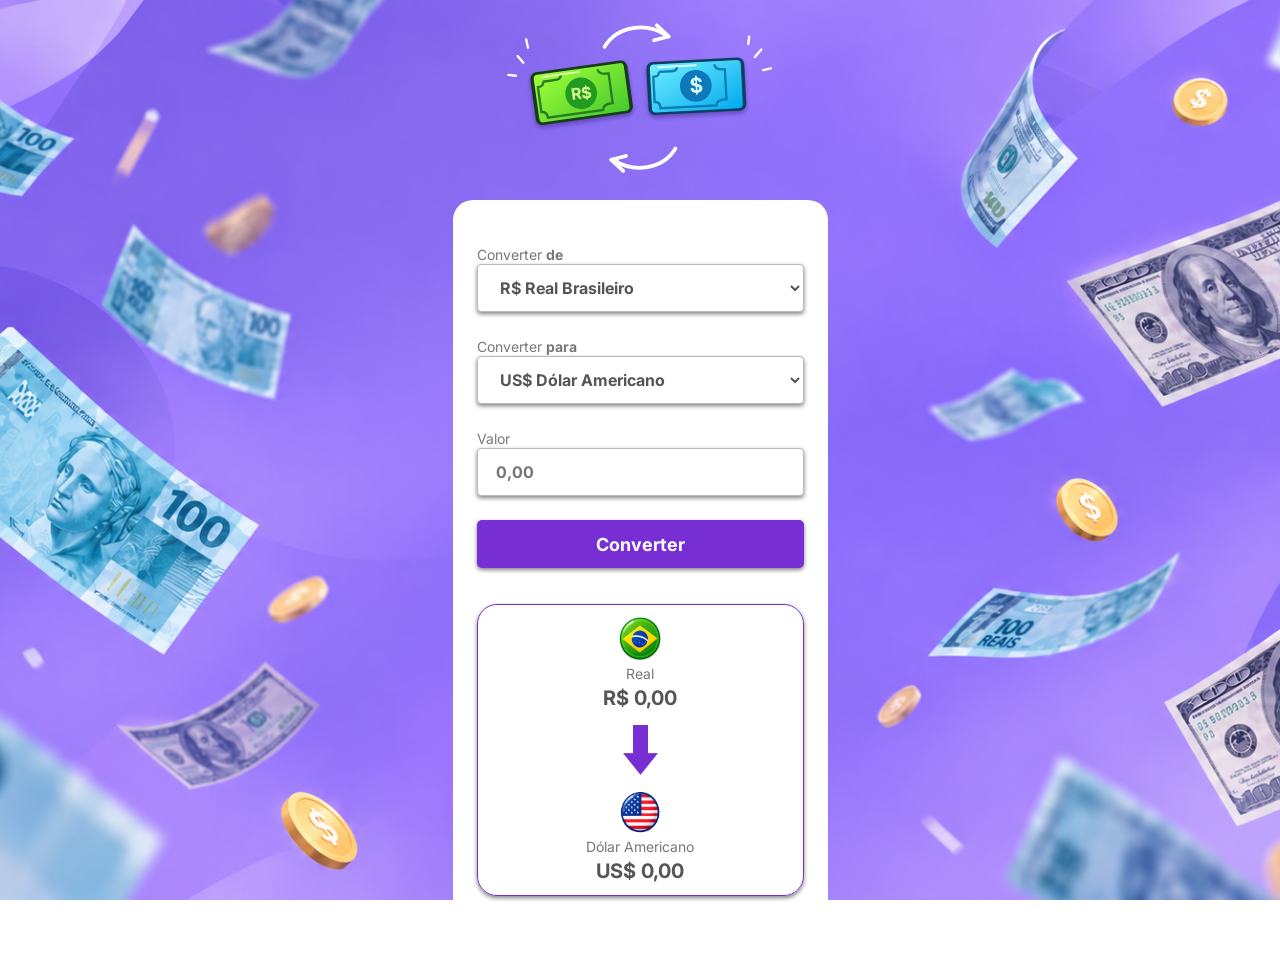
<file: ConversorMoedas/index.html>
<!DOCTYPE html>
<html lang="pt-BR">

<head>
    <meta charset="UTF-8">
    <meta name="viewport" content="width=device-width, initial-scale=1.0">
    <link rel="preconnect" href="https://fonts.googleapis.com">
    <link rel="preconnect" href="https://fonts.gstatic.com" crossorigin>
    <link
        href="https://fonts.googleapis.com/css2?family=Inter:ital,opsz,wght@0,14..32,100..900;1,14..32,100..900&display=swap"
        rel="stylesheet">
    <link rel="stylesheet" href="./style.css">

    <title>Conversor de Moedas</title>
</head>

<body>


    <!-- Animação das notas de dinheiro -->
    <div class="money-animation" aria-label="Animação de conversão de moedas">

        <svg class="money-svg" viewBox="0 0 300 170" role="img" aria-hidden="true">

            <defs>
                <!-- Gradientes da nota verde -->
                <linearGradient id="greenBill" x1="0" y1="0" x2="1" y2="1">
                    <stop offset="0%" stop-color="#a5ff38" />
                    <stop offset="100%" stop-color="#43c92c" />
                </linearGradient>

                <!-- Gradientes da nota azul -->
                <linearGradient id="blueBill" x1="0" y1="0" x2="1" y2="1">
                    <stop offset="0%" stop-color="#72efff" />
                    <stop offset="100%" stop-color="#00a9ed" />
                </linearGradient>

                <filter id="billShadow" x="-30%" y="-30%" width="160%" height="170%">
                    <feDropShadow dx="0" dy="3" stdDeviation="2" flood-color="#24105b" flood-opacity=".35" />
                </filter>
            </defs>

            <!-- Seta superior -->
            <path class="arrow arrow-top" d="M112 28 C126 5 157 2 177 15" fill="none" stroke="#ffffff" stroke-width="4"
                stroke-linecap="round" />
            <path d="M168 5 L181 17 L165 21" fill="none" stroke="#ffffff" stroke-width="4" stroke-linecap="round"
                stroke-linejoin="round" />

            <!-- Seta inferior -->
            <path class="arrow arrow-bottom" d="M188 137 C174 160 143 163 123 150" fill="none" stroke="#ffffff"
                stroke-width="4" stroke-linecap="round" />
            <path d="M132 161 L119 149 L135 145" fill="none" stroke="#ffffff" stroke-width="4" stroke-linecap="round"
                stroke-linejoin="round" />

            <!-- Detalhes de brilho à esquerda -->
            <g class="sparkles" stroke="#ffffff" stroke-width="2.5" stroke-linecap="round">
                <path d="M25 45 L19 38" />
                <path d="M17 59 L9 58" />
                <path d="M30 29 L28 20" />
                <path d="M273 39 L280 31" />
                <path d="M282 53 L290 51" />
                <path d="M266 25 L267 17" />
            </g>

            <!-- Nota verde: real brasileiro -->
            <g class="bill bill-real" filter="url(#billShadow)">
                <g transform="rotate(-8 100 77)">
                    <rect x="35" y="47" width="105" height="57" rx="7" fill="#173b1a" />
                    <rect x="38" y="49" width="99" height="53" rx="5" fill="url(#greenBill)" stroke="#173b1a"
                        stroke-width="1.5" />

                    <!-- Moldura interna -->
                    <path d="M48 58 H62 Q68 58 68 53
                         M108 53 Q108 59 119 59 V91
                         Q108 91 108 97 H48
                         Q48 90 42 90 V63 Q49 63 48 58" fill="none" stroke="#267d24" stroke-width="2.5" />

                    <!-- Círculo e símbolo -->
                    <circle cx="87" cy="76" r="17" fill="#249b20" />
                    <text x="87" y="82" text-anchor="middle" font-size="17" font-weight="bold" fill="#d9ff91">R$</text>

                    <!-- Brilho da nota -->
                    <path d="M48 53 H88" stroke="#e5ffb4" stroke-width="2" stroke-linecap="round" />
                </g>
            </g>

            <!-- Nota azul: dólar americano -->
            <g class="bill bill-dollar" filter="url(#billShadow)">
                <g transform="rotate(-3 207 73)">
                    <rect x="158" y="42" width="105" height="57" rx="7" fill="#103d65" />
                    <rect x="161" y="44" width="99" height="53" rx="5" fill="url(#blueBill)" stroke="#103d65"
                        stroke-width="1.5" />

                    <!-- Moldura interna -->
                    <path d="M171 53 H185 Q191 53 191 48
                         M231 48 Q231 54 242 54 V86
                         Q231 86 231 92 H171
                         Q171 85 165 85 V58 Q172 58 171 53" fill="none" stroke="#087bb7" stroke-width="2.5" />

                    <!-- Círculo e símbolo -->
                    <circle cx="210" cy="70" r="17" fill="#0878ba" />
                    <text x="210" y="77" text-anchor="middle" font-size="22" font-weight="bold" fill="#d8faff">$</text>

                    <!-- Brilho da nota -->
                    <path d="M171 48 H211" stroke="#d8ffff" stroke-width="2" stroke-linecap="round" />
                </g>
            </g>

        </svg>
    </div>


    <main>
        <label>
            Converter <b>de</b>
            <select>
                <option>R$ Real Brasileiro</option>
            </select>
        </label>

        <label>
            Converter <b>para</b>
            <select class="converted-currency">
                <option value="dolar">US$ Dólar Americano</option>
                <option value="euro">€ Euro</option>
                <option value="libra">£ Libra</option>
                <option value="yuan">¥ Yuan Chinês</option>
            </select>
        </label>

        <label>
            Valor
            <input class="values-input" placeholder="0,00" type="number">
        </label>

        <button id="convert-button">Converter</button>

        <section>
            <div class="currency-box">
                <img class="BRAflag" src="./assets/BRA.png" alt="converter-brl">
                <p class="currency">Real</p>
                <p class="currency-value">R$ 0,00</p>
            </div>

            <img class="arrow" src="./assets/Vector.png" alt="seta">

            <div class="currency-box">
                <img class="USAflag" src="./assets/EUA.png" alt="convertida-dolar">
                <p class="currency" id="currency-name">Dólar Americano</p>
                <p class="converted-currency-value">US$ 0,00</p>
            </div>

        </section>
    </main>

</body>

<script src="./script.js"></script>

</html>
</file>
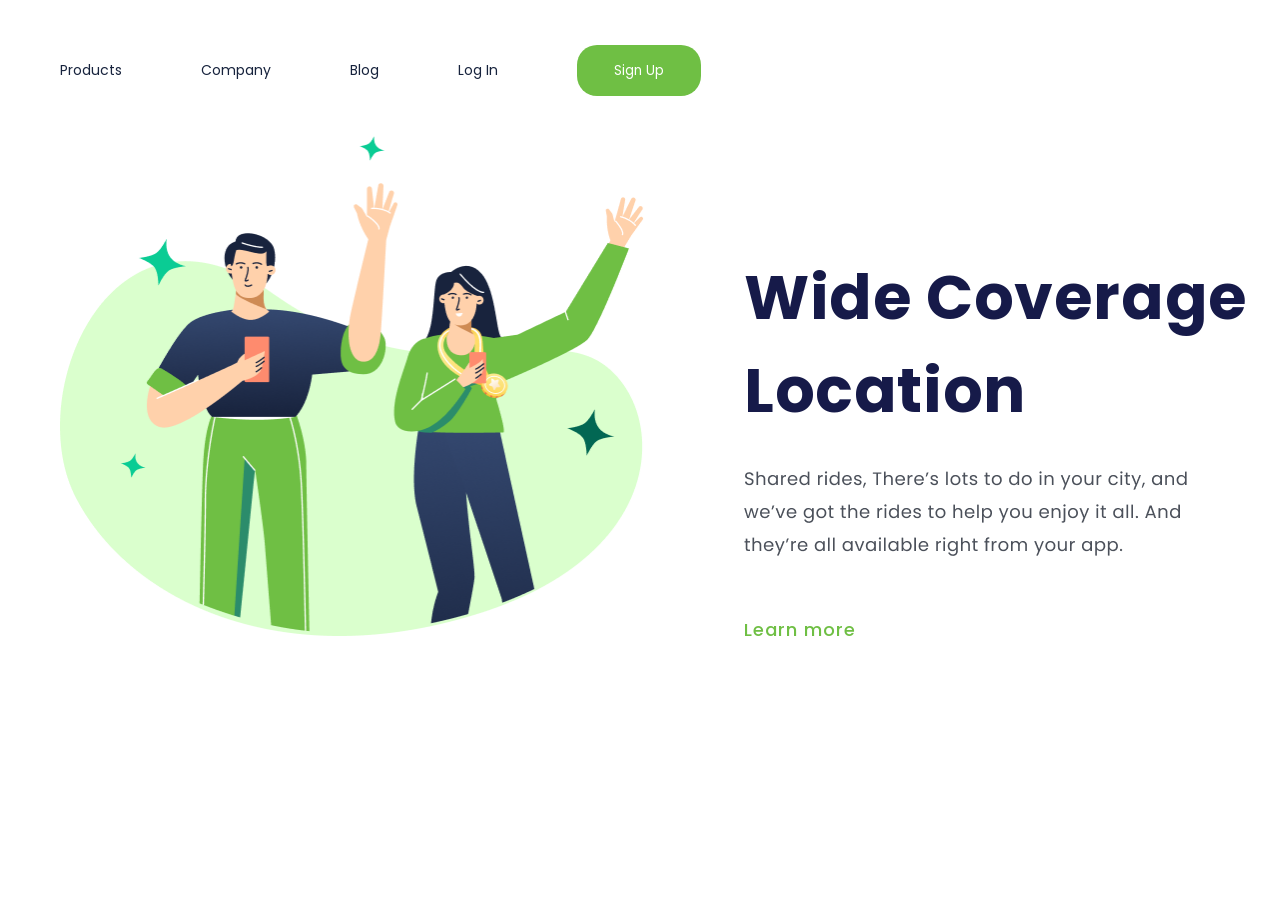
<file: desafio1.html>
<!DOCTYPE html>
<html lang='pt-br'>

<head>
    <meta charset='utf-8'>
    <meta name='viewport' content='width=device-width, initial-scale=1'>
    <title>DESAFIO DEVCLUB</title>
    <link rel='stylesheet' href='./desafio1.css'>
    <link rel="preconnect" href="https://fonts.googleapis.com">
    <link rel="preconnect" href="https://fonts.gstatic.com" crossorigin>
    <link
        href="https://fonts.googleapis.com/css2?family=Montserrat:ital,wght@0,100..900;1,100..900&family=Poppins:ital,wght@0,100;0,200;0,300;0,400;0,500;0,600;0,700;0,800;0,900;1,100;1,200;1,300;1,400;1,500;1,600;1,700;1,800;1,900&display=swap"
        rel="stylesheet">
</head>

<body>
    <header>
        <button class="menu">Products</button>
        <button class="menu">Company</button>
        <button class="menu">Blog</button>
        <button class="menu">Log In</button>
        <button class="menubutton">Sign Up</button>
    </header>
    <main>
        <img src="./assets/desafioimg.png" alt="location" class="mainimg">
        <div>
            <h1>Wide Coverage Location</h1>
            <p>
                <img src="./assets/p.png" alt="paragrafo">
            </p>
            <a>Learn more</a>
        </div>
    </main>
</body>

</html>
</file>
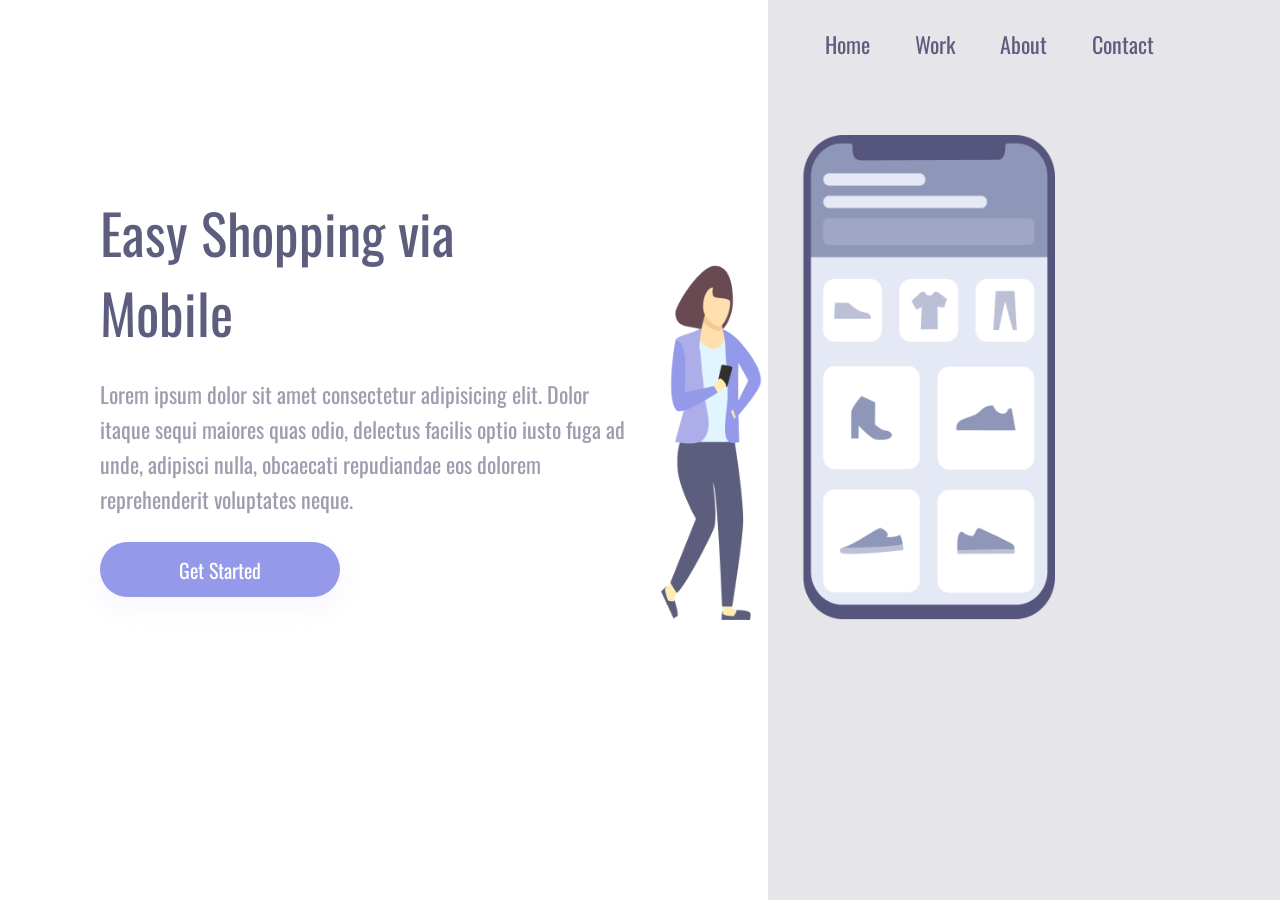
<file: projeto2.html>
<html lang="en">

<head>
    <meta charset="UTF-8">
    <meta name="viewport" content="width=device-width, initial-scale=1.0">
    <link rel="stylesheet" href="./projeto2.css">
    <link rel="preconnect" href="https://fonts.googleapis.com">
    <link rel="preconnect" href="https://fonts.gstatic.com" crossorigin>
    <link
        href="https://fonts.googleapis.com/css2?family=Montserrat:ital,wght@0,100..900;1,100..900&family=Oswald:wght@200..700&family=Poppins:ital,wght@0,100;0,200;0,300;0,400;0,500;0,600;0,700;0,800;0,900;1,100;1,200;1,300;1,400;1,500;1,600;1,700;1,800;1,900&display=swap"
        rel="stylesheet">
    <title>PROJETO 2</title>
</head>

<body>
    <main class="homepage">
        <section class="text">
            <h1>Easy Shopping via Mobile</h1>
            <p>Lorem ipsum dolor sit amet consectetur adipisicing elit. Dolor itaque sequi maiores quas odio,
                delectus facilis optio iusto fuga ad unde, adipisci nulla, obcaecati repudiandae eos dolorem reprehenderit
                voluptates neque.</p>
            <button>Get Started</button>
        </section>

         <section class="menu">
            <header>
                <a>Home</a>
                <a>Work</a>
                <a>About</a>
                <a>Contact</a>
            </header>
            <img src="./assets/proj-2.png" alt="girl-cellphone">
        </section>
    </main>

</body>

</html>
</file>
<file: ConversorMoedas/style.css>
* {
    margin: 0;
    padding: 0;
    box-sizing: border-box;
    font-family: "Inter", sans-serif;
    outline: none;
}

body {
    background-image: url(./assets/page-bkground.png);
    background-size: cover;
    background-attachment: fixed;
    background-repeat: no-repeat;
    background-position: center;
}

.logo {
    width: 300px;
    display: block;
    margin: 20px auto;
}

main {
    width: 375px;
    background: #fff;
    border-radius: 20px;
    margin: 0 auto 40px;
    padding: 44px 24px 23px;
}

label {
    color: #777777;
    font-size: 14px;
    font-weight: 400;
}

select, input {
    background: #FFFFFF;
    border: 1px solid #BBBBBB;
    border-radius: 4px;
    height: 48px;
    margin-bottom: 24px;
    padding-left: 18px;
    font-size: 16px;
    font-weight: 700;
    color: #555555;
    cursor: pointer;
    width: 100%;
    box-shadow: 0 2px 4px 0 gray;
}

button {
    background: #772FD3;
    border-radius: 5px;
    width: 100%;
    border: none;
    color: #FFFFFF;
    height: 48px;
    font-size: 18px;
    font-weight: 700;
    cursor: pointer;
    box-shadow: 0 2px 4px 0 gray;
}

button:hover {
    opacity: 0.8;
}

button:active {
    opacity: 0.6;
}

section {
    border: 1px solid #772FD3;
    border-radius: 20px;
    margin-top: 36px;
    padding: 12px;
    display: flex;
    flex-direction: column;
    align-items: center;
    box-shadow: 0 2px 4px 0 gray;
}

.arrow {
    margin: 15px 0;
}

.currency-box{
    display: flex;
    flex-direction: column;
    align-items: center;
    gap: 4px;
}

.currency {
    color: #777777;
    font-size: 14px;
}

.currency-value, .converted-currency-value {
    color: #555555;
    font-weight: 700;
    font-size: 20px;
}

.BRAflag, .USAflag {
    width: 44px;
    height: 44px;
}


/* Área da ilustração */
.money-animation {
    position: relative;
    width: 280px;
    height: 160px;
    margin: 20px auto 20px;
}

/* SVG ocupa a área da animação */
.money-svg {
    display: block;
    width: 100%;
    height: 100%;
    overflow: visible;
}

/* Movimento da nota verde */
.bill-real {
    transform-box: view-box;
    transform-origin: 87px 76px;
    animation: floatReal 2.5s ease-in-out infinite;
}

/* Movimento da nota azul */
.bill-dollar {
    transform-box: view-box;
    transform-origin: 210px 70px;
    animation: floatDollar 2.5s ease-in-out infinite;
}

/* Movimento sutil das setas */
.arrow-top {
    animation: arrowTop 2.5s ease-in-out infinite;
}

.arrow-bottom {
    animation: arrowBottom 2.5s ease-in-out infinite;
}

/* Pequena pulsação dos brilhos */
.sparkles {
    transform-box: view-box;
    transform-origin: center;
    animation: sparkle 1.8s ease-in-out infinite alternate;
}

/* A nota verde flutua para cima */
@keyframes floatReal {
    0%, 100% {
        transform: translate(0, 0) rotate(0deg);
    }

    50% {
        transform: translate(-3px, -5px) rotate(-2deg);
    }
}

/* A nota azul se movimenta no sentido oposto */
@keyframes floatDollar {
    0%, 100% {
        transform: translate(0, 0) rotate(0deg);
    }

    50% {
        transform: translate(3px, 5px) rotate(2deg);
    }
}

@keyframes arrowTop {
    0%, 100% {
        opacity: 0.8;
        transform: translateY(2px);
    }

    50% {
        opacity: 1;
        transform: translateY(-2px);
    }
}

@keyframes arrowBottom {
    0%, 100% {
        opacity: 1;
        transform: translateY(-2px);
    }

    50% {
        opacity: 0.8;
        transform: translateY(2px);
    }
}

@keyframes sparkle {
    from {
        opacity: 0.55;
    }

    to {
        opacity: 1;
    }
}

/* Respeita a preferência por movimento reduzido */
@media (prefers-reduced-motion: reduce) {
    .bill-real,
    .bill-dollar,
    .arrow-top,
    .arrow-bottom,
    .sparkles {
        animation: none;
    }
}
</file>
<file: desafio1.css>
* {
    font-family: "Poppins", sans-serif !important;/* tag !important => serve para priorizar um elemento
                                                        Ou seja, ele não sofre alterações, independente de sua posição*/
    margin: 0;
    padding: 0;
    box-sizing: border-box;
}

header {
    margin: 45px 0 0 60px;
    word-spacing: 75px;
}

.menu {
    font-size: 14px;
    font-weight: 400;
    line-height: 45px;
    color: #17233D;
    cursor: pointer;
    background: none;
    border: none;
}

.menubutton {
    background: #6FBF44;
    border: none;
    border-radius: 20px;
    width: 124px;
    height: 51px;
    color: #FFFFFF;
    cursor: pointer;
}

.mainimg {
    width: 595px;
    height: 500px;
    margin-top: 40px;
    margin-left: 60px;
    display: inline-block;
}

div {
    display: inline-block;
    margin-left: 85px;
    height: 500px;
    width: 493px;
}

h1 {
    width: 582px;
    height: 164px;
    font-size: 62px;
    font-weight: 700;
    letter-spacing: 0.6px;
    color: #161A49;
}

p {
    width: 493px;
    height: 99px;
    margin-top: 47px;
    margin-bottom: 55px;
}

a {
    color: #6FBF44;
    font-weight: 500;
    line-height: 27px;
    font-size: 18px;
    letter-spacing: 1px;
    cursor: pointer;
}
</file>
<file: projeto2.css>
* {
    box-sizing: border-box;
    margin: 0;
    padding: 0;
    font-family: "Oswald", sans-serif;
}

main {
    height: 100vh;
    width: 100vw;

}

.menu {
    display: inline-block;
    background-color: rgba(93,93,125,0.16);
    height: 100vh;
    width: 40%;
    position: absolute;

}

.text {
    display: inline-block;
    width: 60%;
    padding-left: 100px;
    margin-top: 15%;
}

img {
    position: relative;
    right: 107px;
    height: 485px;
    width: auto;
    margin-top: 70px;

}

h1 {
    font-size: 55px;
    font-weight: 400;
    line-height: 80px;
    color: #5D5D7D;
    width: 368px;
}

p {
    font-size: 22px;
    font-weight: 400;
    line-height: 35px;
    color: #5D5D7D;
    opacity: 0.6;
    margin: 25px 0;
    width: 540px;
}

button {
    width: 240px;
    height: 55px;
    background: #9499EA;
    box-shadow: 0px 10px 24px rgba(148, 153, 234, 0.0979959);
    font-size: 20px;
    line-height: 36px;
    text-align: center;
    color: #FFFFFF;
    border: none;
    border-radius: 30px;
    cursor: pointer;
}

button:hover {
    opacity: .7;
}

button:active {
    opacity: .5;
}

header {
    margin: 24px 0 0 57px;
}

a {
    font-size: 22px;
    line-height: 41px;
    color: #5D5D7D;
    margin-right: 41px;
    cursor: pointer;
}

a:hover {
    opacity: .7;
}

a:active {
    opacity: .5;
}

@media screen and (max-width: 900px){
    .text {
        width: 100%;
        height: 50%;
        padding: 0;
        margin: 0;
    }

    .menu {
        display: block;
        height: auto;
        width: 100%;
        position: static;
        padding: 40px;
    }

    img {
        position: static;
    }

    header {
        display: none;
    }

    h1 {
        font-size: 35px;
        line-height: 52px;
        width: auto;
        margin: 58px 50px 0 50px;
        text-align: center;
    }

    p{
        margin: 15px 40px;
        text-align: center;
        width: auto;
        font-size: 14px;
        line-height: 24px;
    }

    /*alinhando botão ao centro...*/
    button {
        margin: 0 auto;
        display: block;
    }

    img {
        max-width: 90%;
        height: auto;
    }


}
</file>
